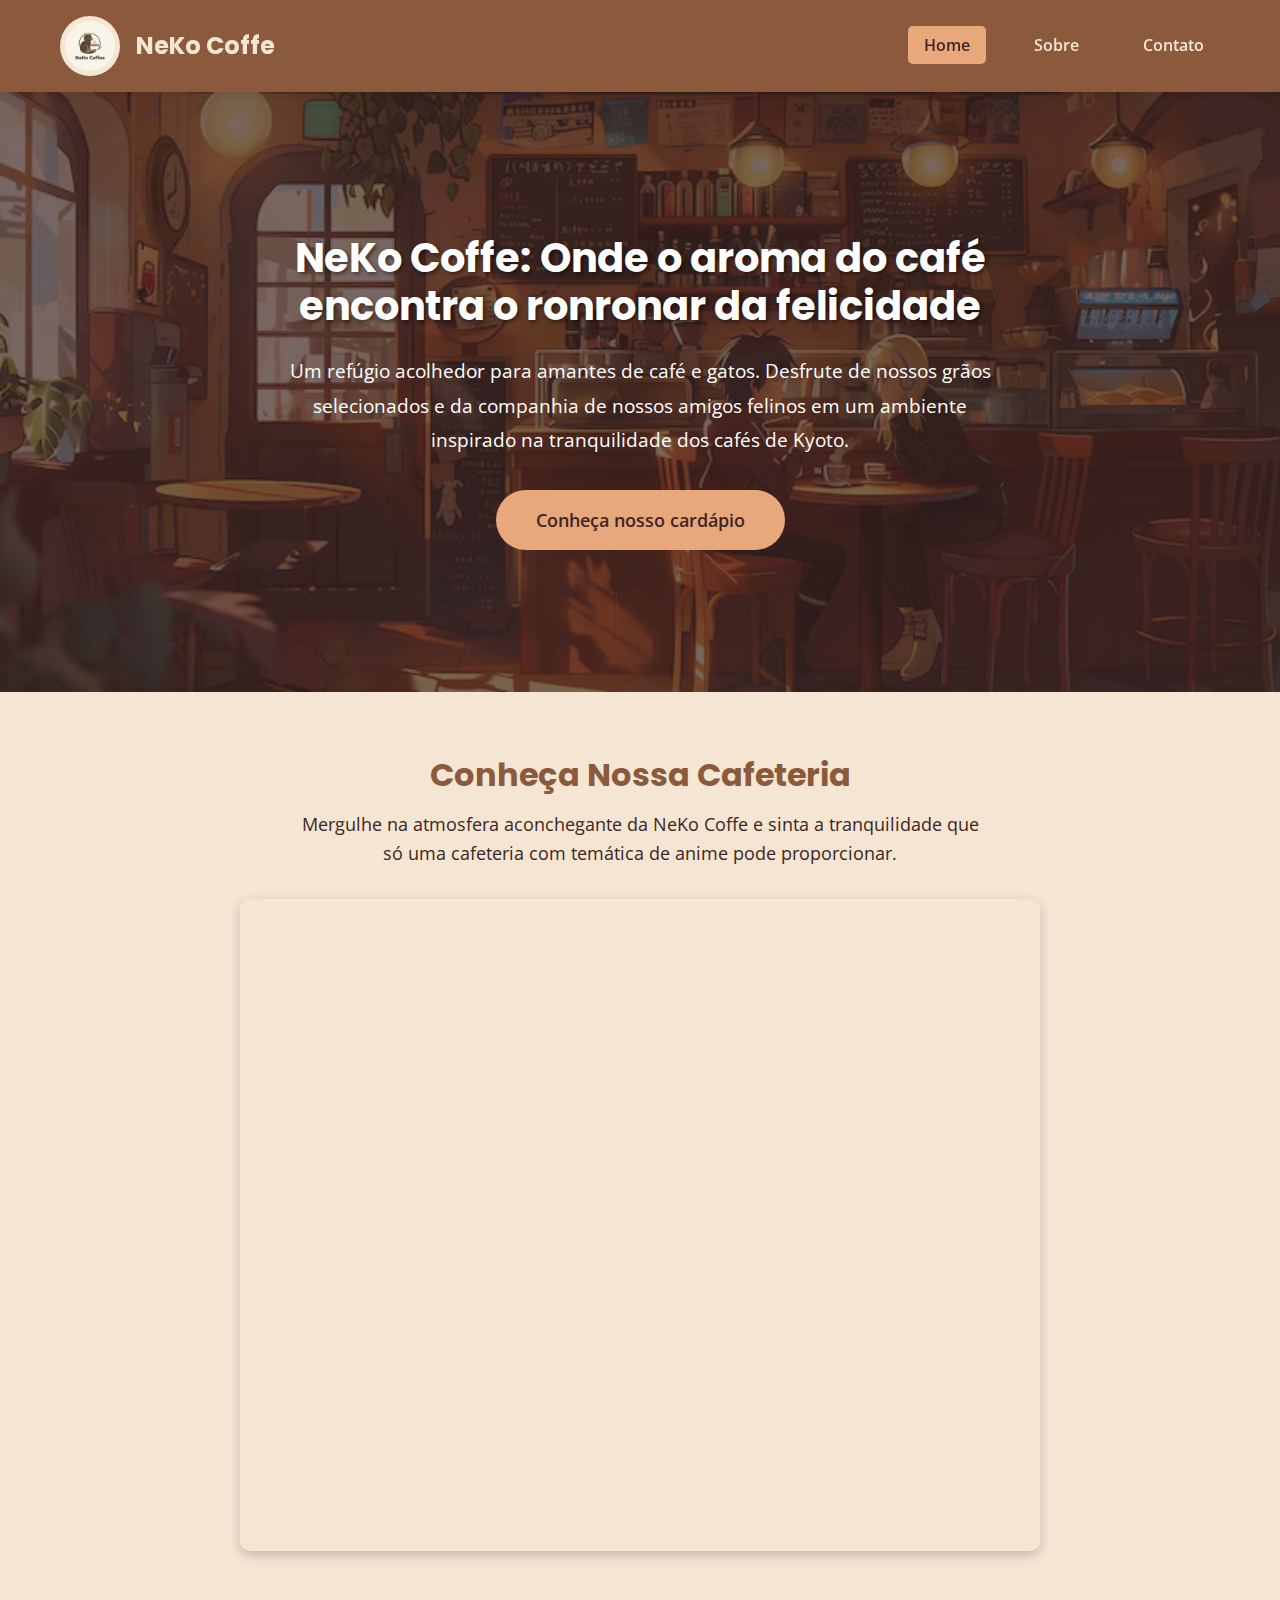
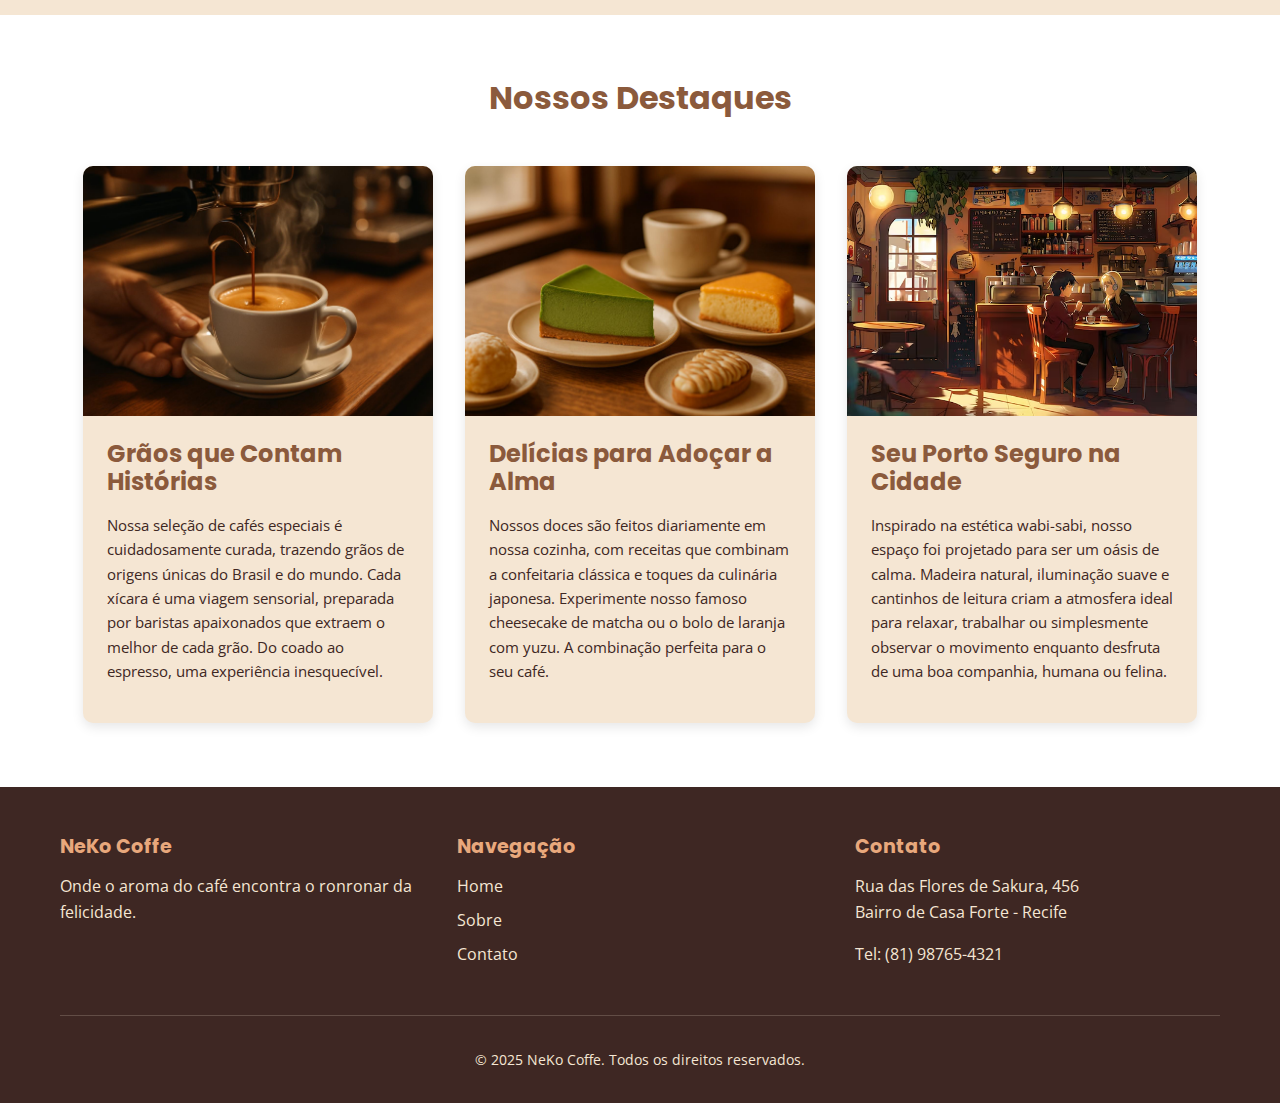
<file: index.html>
<!DOCTYPE html>
<html lang="pt-BR">
<head>
    <meta charset="UTF-8">
    <meta name="viewport" content="width=device-width, initial-scale=1.0">
    <meta name="description" content="NeKo Coffe - Cafeteria acolhedora com temática de gatos. Cafés especiais, doces artesanais e um ambiente inspirado nos cat cafés de Kyoto.">
    <title>NeKo Coffe - Onde o aroma do café encontra o ronronar da felicidade</title>
    <link rel="preconnect" href="https://fonts.googleapis.com">
    <link rel="preconnect" href="https://fonts.gstatic.com" crossorigin>
    <link href="https://fonts.googleapis.com/css2?family=Poppins:wght@400;600;700&family=Open+Sans:wght@300;400;600&display=swap" rel="stylesheet">
    <link rel="stylesheet" href="assets/css/styles.css">
</head>
<body>
    <header>
        <div class="container">
            <div class="logo">
                <img src="assets/img/logo.png" alt="Logo NeKo Coffe - Gato com xícara de café">
                <span class="logo-text">NeKo Coffe</span>
            </div>
            <nav>
                <ul>
                    <li><a href="index.html" class="active">Home</a></li>
                    <li><a href="sobre.html">Sobre</a></li>
                    <li><a href="contato.html">Contato</a></li>
                </ul>
            </nav>
        </div>
    </header>

    <main>
        <section class="hero">
            <div class="hero-overlay"></div>
            <div class="hero-content">
                <h1>NeKo Coffe: Onde o aroma do café encontra o ronronar da felicidade</h1>
                <p class="hero-subtitle">Um refúgio acolhedor para amantes de café e gatos. Desfrute de nossos grãos selecionados e da companhia de nossos amigos felinos em um ambiente inspirado na tranquilidade dos cafés de Kyoto.</p>
                <a href="sobre.html" class="btn-cta">Conheça nosso cardápio</a>
            </div>
        </section>

        <section class="video-section">
            <div class="container">
                <h2>Conheça Nossa Cafeteria</h2>
                <p class="video-intro">Mergulhe na atmosfera aconchegante da NeKo Coffe e sinta a tranquilidade que só uma cafeteria com temática de anime pode proporcionar.</p>
                <div class="video-container">
                    <iframe 
                        src="https://www.youtube.com/embed/E4gQDvqQORI" 
                        title="Vídeo da NeKo Coffe" 
                        frameborder="0" 
                        allow="accelerometer; autoplay; clipboard-write; encrypted-media; gyroscope; picture-in-picture" 
                        allowfullscreen>
                    </iframe>
                </div>
            </div>
        </section>

        <section class="destaques">
            <div class="container">
                <h2>Nossos Destaques</h2>
                <div class="cards-container">
                    <article class="card">
                        <div class="card-image">
                            <img src="assets/img/cafe-especial.jpg" alt="Café especial sendo preparado por barista profissional">
                        </div>
                        <div class="card-content">
                            <h3>Grãos que Contam Histórias</h3>
                            <p>Nossa seleção de cafés especiais é cuidadosamente curada, trazendo grãos de origens únicas do Brasil e do mundo. Cada xícara é uma viagem sensorial, preparada por baristas apaixonados que extraem o melhor de cada grão. Do coado ao espresso, uma experiência inesquecível.</p>
                        </div>
                    </article>

                    <article class="card">
                        <div class="card-image">
                            <img src="assets/img/doces.jpg" alt="Cheesecake de matcha e doces artesanais">
                        </div>
                        <div class="card-content">
                            <h3>Delícias para Adoçar a Alma</h3>
                            <p>Nossos doces são feitos diariamente em nossa cozinha, com receitas que combinam a confeitaria clássica e toques da culinária japonesa. Experimente nosso famoso cheesecake de matcha ou o bolo de laranja com yuzu. A combinação perfeita para o seu café.</p>
                        </div>
                    </article>

                    <article class="card">
                        <div class="card-image">
                            <img src="assets/img/ambiente1.jpg" alt="Interior aconchegante da cafeteria com clientes relaxando">
                        </div>
                        <div class="card-content">
                            <h3>Seu Porto Seguro na Cidade</h3>
                            <p>Inspirado na estética wabi-sabi, nosso espaço foi projetado para ser um oásis de calma. Madeira natural, iluminação suave e cantinhos de leitura criam a atmosfera ideal para relaxar, trabalhar ou simplesmente observar o movimento enquanto desfruta de uma boa companhia, humana ou felina.</p>
                        </div>
                    </article>
                </div>
            </div>
        </section>
    </main>

    <footer>
        <div class="container">
            <div class="footer-content">
                <div class="footer-section">
                    <h4>NeKo Coffe</h4>
                    <p>Onde o aroma do café encontra o ronronar da felicidade.</p>
                </div>
                <div class="footer-section">
                    <h4>Navegação</h4>
                    <ul>
                        <li><a href="index.html">Home</a></li>
                        <li><a href="sobre.html">Sobre</a></li>
                        <li><a href="contato.html">Contato</a></li>
                    </ul>
                </div>
                <div class="footer-section">
                    <h4>Contato</h4>
                    <p>Rua das Flores de Sakura, 456<br>Bairro de Casa Forte - Recife</p>
                    <p>Tel: (81) 98765-4321</p>
                </div>
            </div>
            <div class="footer-bottom">
                <p>&copy; 2025 NeKo Coffe. Todos os direitos reservados.</p>
            </div>
        </div>
    </footer>
</body>
</html>
</file>
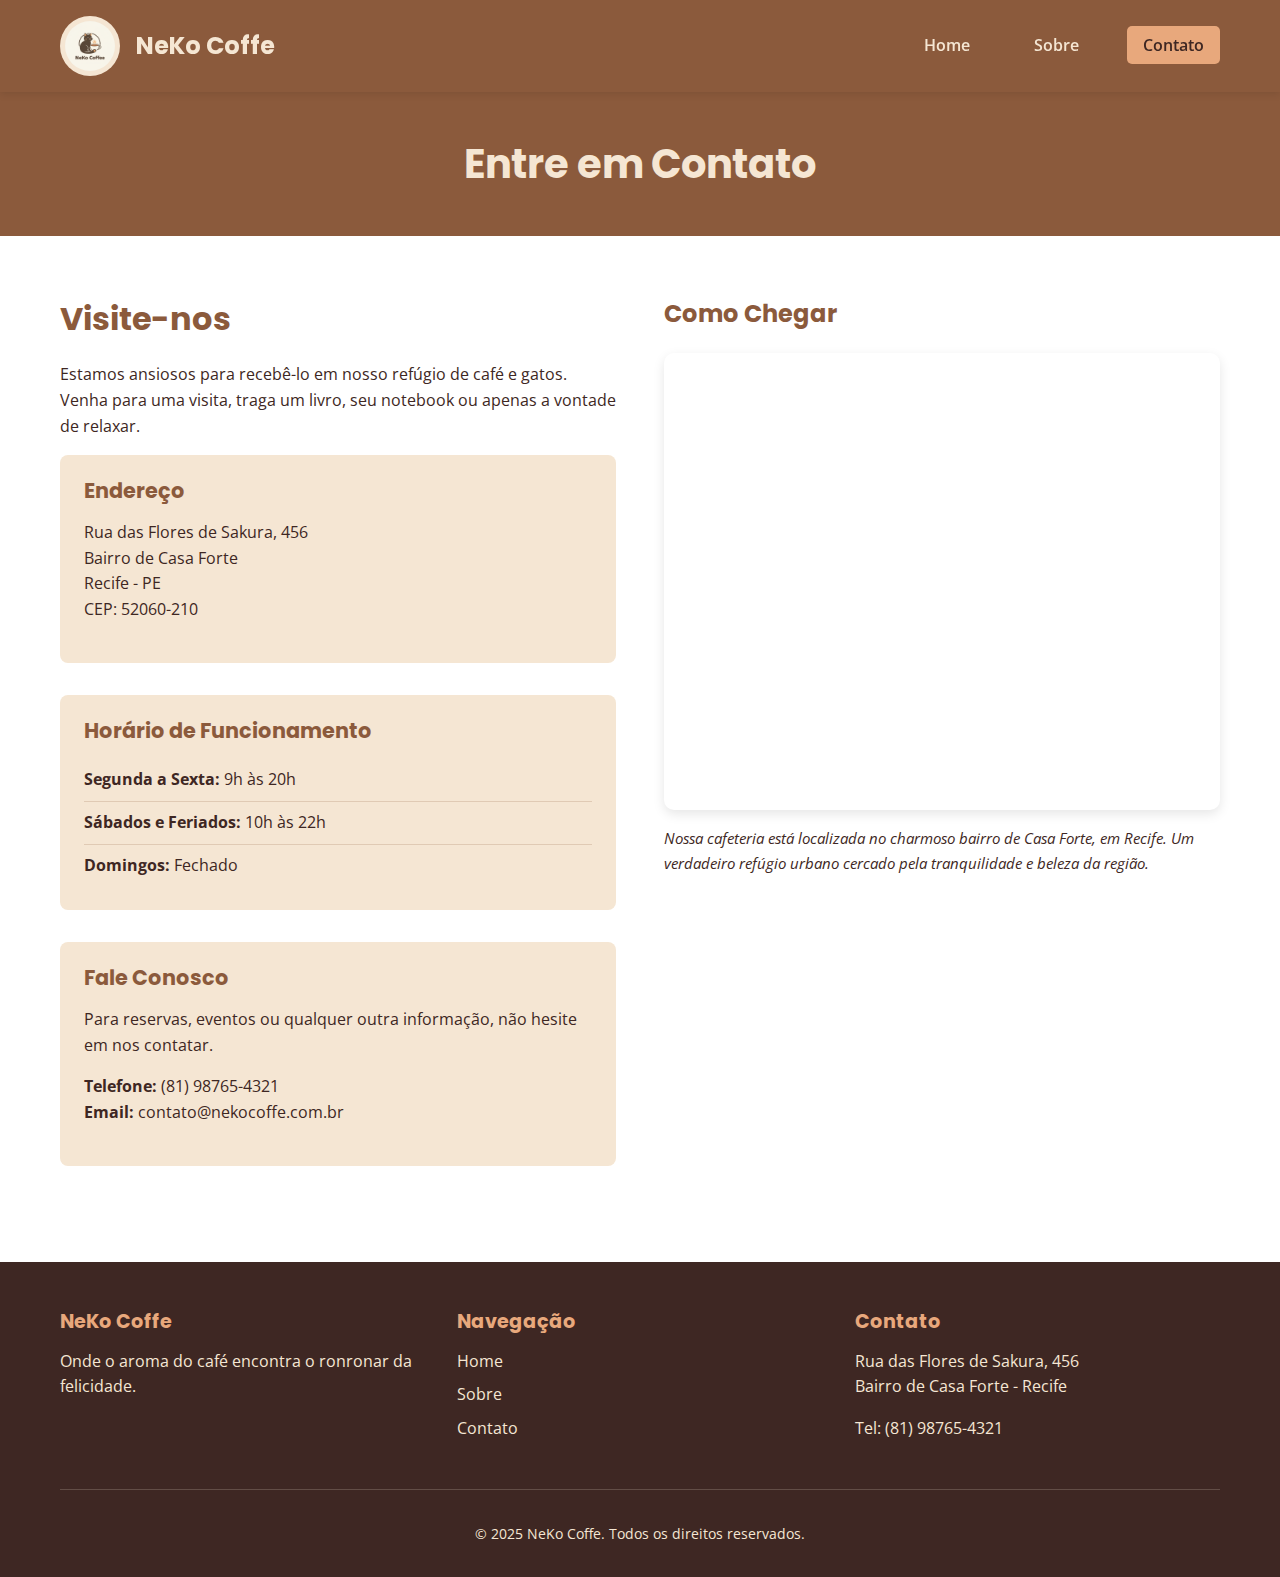
<file: contato.html>
<!DOCTYPE html>
<html lang="pt-BR">
<head>
    <meta charset="UTF-8">
    <meta name="viewport" content="width=device-width, initial-scale=1.0">
    <meta name="description" content="Entre em contato com a NeKo Coffe. Visite-nos na Rua das Flores de Sakura, 456 - Casa Forte, Recife.">
    <title>Contato - NeKo Coffe</title>
    <link rel="preconnect" href="https://fonts.googleapis.com">
    <link rel="preconnect" href="https://fonts.gstatic.com" crossorigin>
    <link href="https://fonts.googleapis.com/css2?family=Poppins:wght@400;600;700&family=Open+Sans:wght@300;400;600&display=swap" rel="stylesheet">
    <link rel="stylesheet" href="assets/css/styles.css">
</head>
<body>
    <header>
        <div class="container">
            <div class="logo">
                <img src="assets/img/logo.png" alt="Logo NeKo Coffe - Gato com xícara de café">
                <span class="logo-text">NeKo Coffe</span>
            </div>
            <nav>
                <ul>
                    <li><a href="index.html">Home</a></li>
                    <li><a href="sobre.html">Sobre</a></li>
                    <li><a href="contato.html" class="active">Contato</a></li>
                </ul>
            </nav>
        </div>
    </header>

    <main>
        <section class="page-header">
            <div class="container">
                <h1>Entre em Contato</h1>
            </div>
        </section>

        <section class="contact-section">
            <div class="container">
                <div class="contact-grid">
                    <div class="contact-info">
                        <h2>Visite-nos</h2>
                        <p>Estamos ansiosos para recebê-lo em nosso refúgio de café e gatos. Venha para uma visita, traga um livro, seu notebook ou apenas a vontade de relaxar.</p>
                        
                        <div class="info-block">
                            <h3>Endereço</h3>
                            <p>
                                Rua das Flores de Sakura, 456<br>
                                Bairro de Casa Forte<br>
                                Recife - PE<br>
                                CEP: 52060-210
                            </p>
                        </div>

                        <div class="info-block">
                            <h3>Horário de Funcionamento</h3>
                            <ul class="horario-list">
                                <li><strong>Segunda a Sexta:</strong> 9h às 20h</li>
                                <li><strong>Sábados e Feriados:</strong> 10h às 22h</li>
                                <li><strong>Domingos:</strong> Fechado</li>
                            </ul>
                        </div>

                        <div class="info-block">
                            <h3>Fale Conosco</h3>
                            <p>Para reservas, eventos ou qualquer outra informação, não hesite em nos contatar.</p>
                            <p>
                                <strong>Telefone:</strong> (81) 98765-4321<br>
                                <strong>Email:</strong> contato@nekocoffe.com.br
                            </p>
                        </div>
                    </div>

                    <div class="contact-map">
                        <h3>Como Chegar</h3>
                        <div class="map-container">
                            <iframe 
                                src="https://www.google.com/maps/embed?pb=!1m18!1m12!1m3!1d3950.3668842768867!2d-34.91328!3d-8.032309!2m3!1f0!2f0!3f0!3m2!1i1024!2i768!4f13.1!3m3!1m2!1s0x7ab19a96d145ecf%3A0x391012ca7acc855d!2sCastigliani%20Caf%C3%A9s%20Especiais!5e0!3m2!1spt-BR!2sbr!4v1633024800000!5m2!1spt-BR!2sbr" 
                                width="100%" 
                                height="450" 
                                style="border:0;" 
                                allowfullscreen="" 
                                loading="lazy">
                            </iframe>
                        </div>
                        <p class="map-description">Nossa cafeteria está localizada no charmoso bairro de Casa Forte, em Recife. Um verdadeiro refúgio urbano cercado pela tranquilidade e beleza da região.</p>
                    </div>
                </div>
            </div>
        </section>
    </main>

    <footer>
        <div class="container">
            <div class="footer-content">
                <div class="footer-section">
                    <h4>NeKo Coffe</h4>
                    <p>Onde o aroma do café encontra o ronronar da felicidade.</p>
                </div>
                <div class="footer-section">
                    <h4>Navegação</h4>
                    <ul>
                        <li><a href="index.html">Home</a></li>
                        <li><a href="sobre.html">Sobre</a></li>
                        <li><a href="contato.html">Contato</a></li>
                    </ul>
                </div>
                <div class="footer-section">
                    <h4>Contato</h4>
                    <p>Rua das Flores de Sakura, 456<br>Bairro de Casa Forte - Recife</p>
                    <p>Tel: (81) 98765-4321</p>
                </div>
            </div>
            <div class="footer-bottom">
                <p>&copy; 2025 NeKo Coffe. Todos os direitos reservados.</p>
            </div>
        </div>
    </footer>
</body>
</html>
</file>
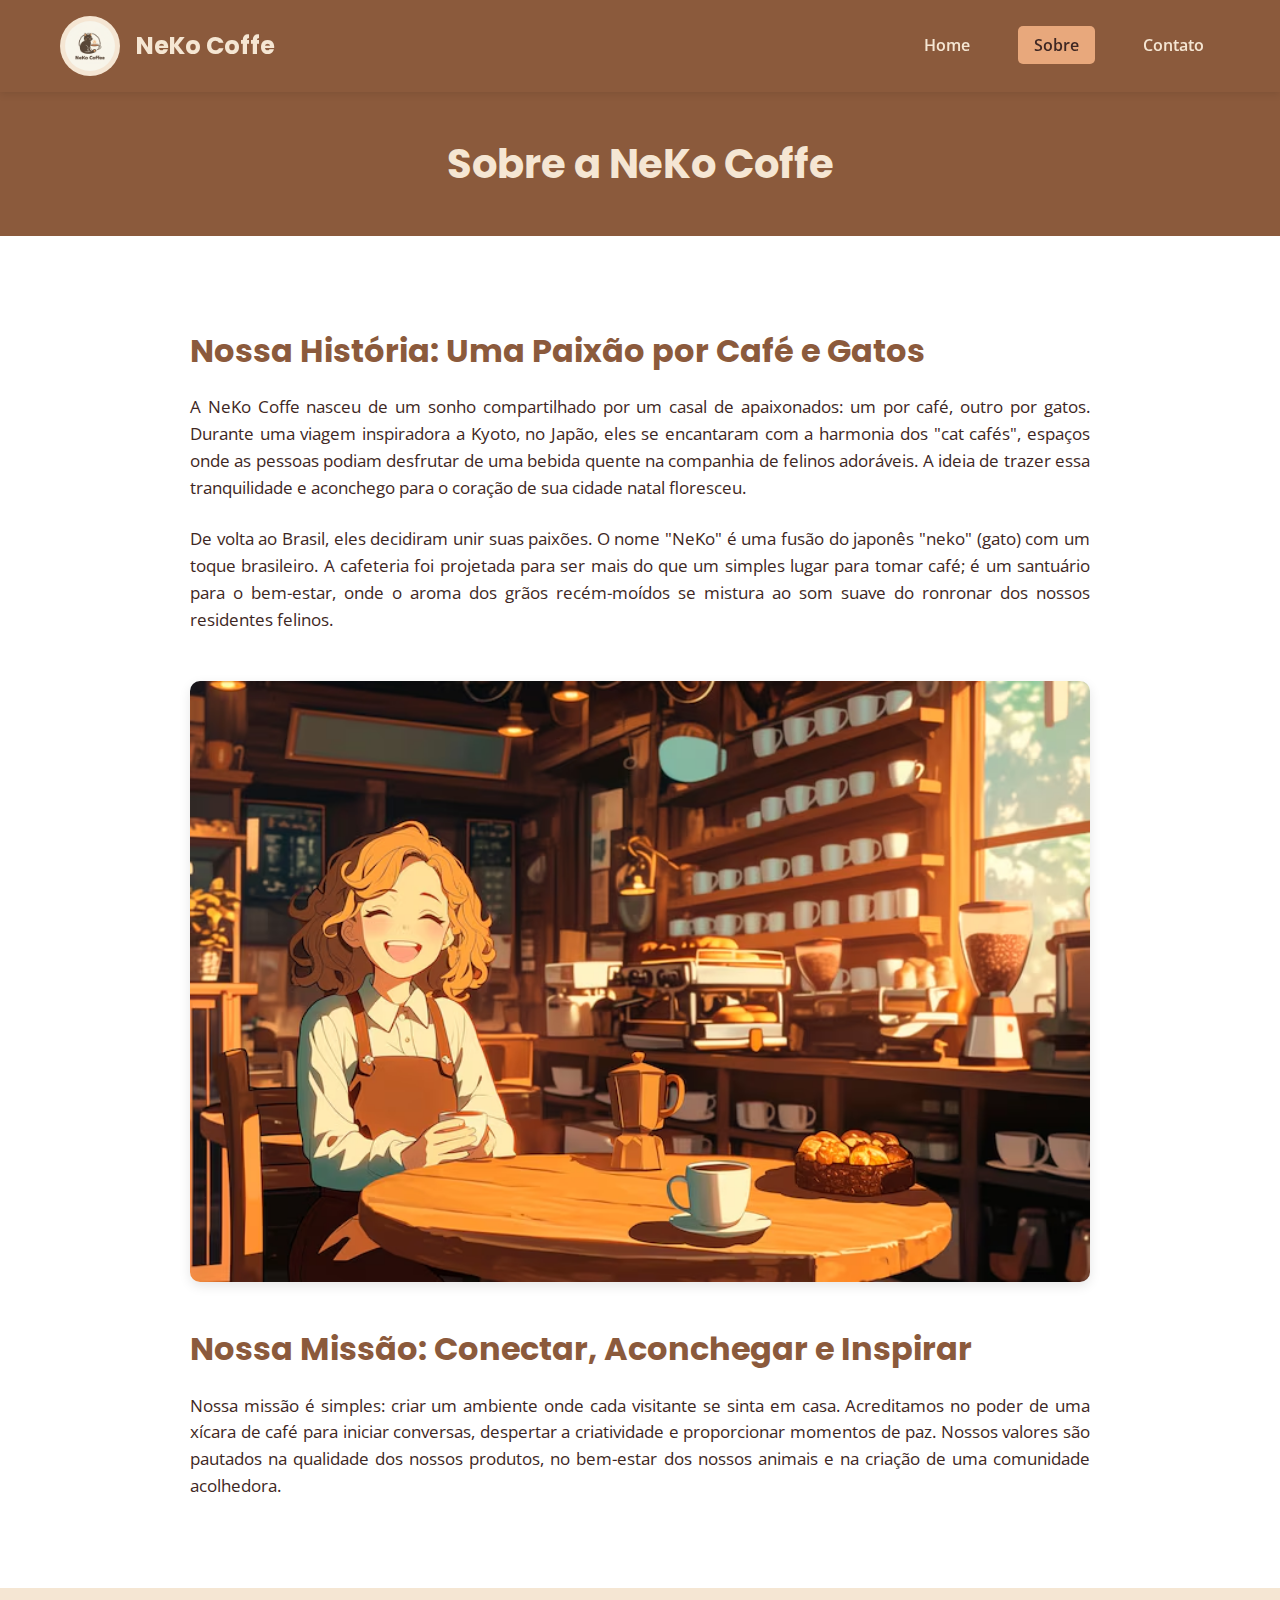
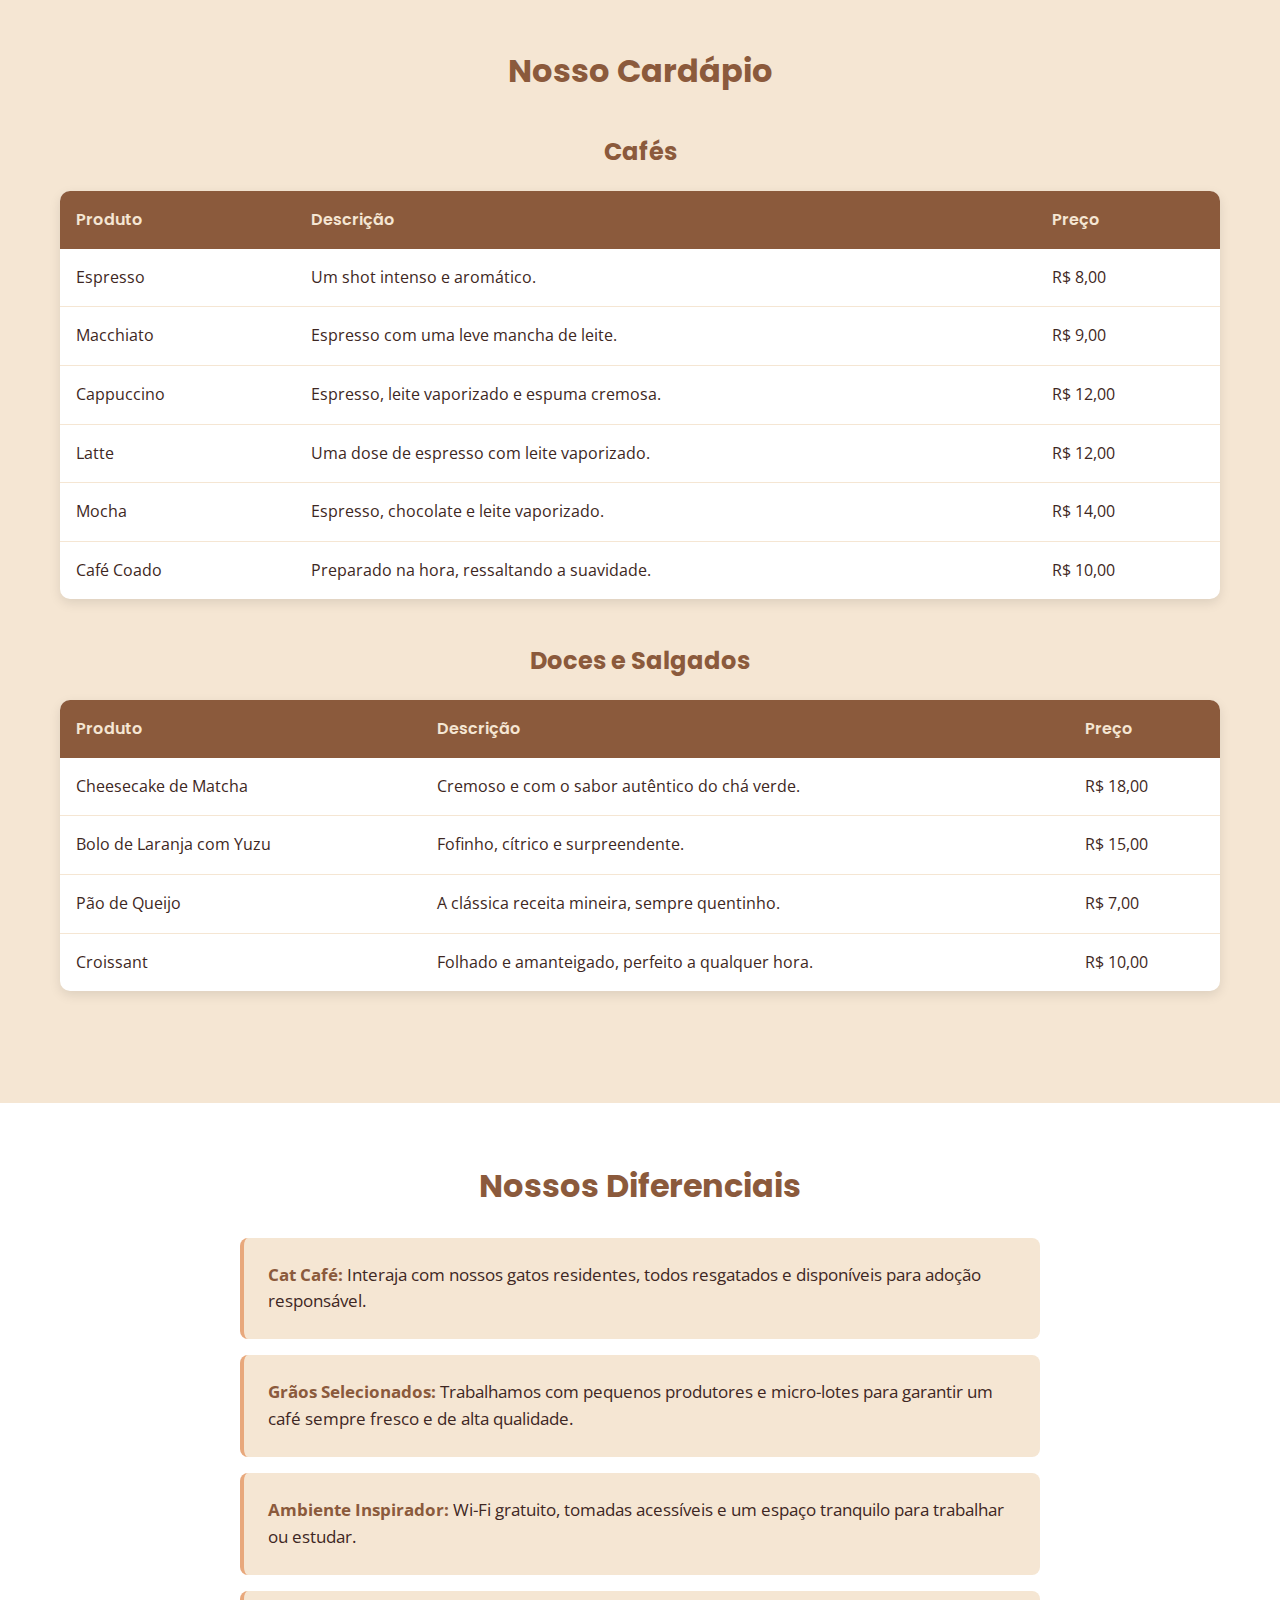
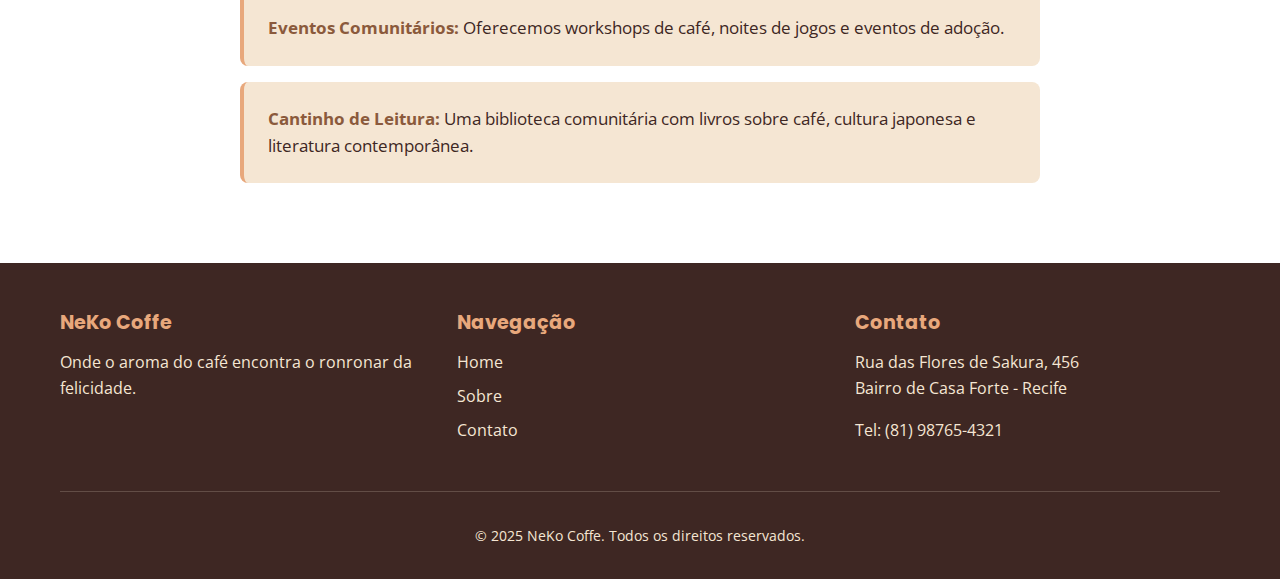
<file: sobre.html>
<!DOCTYPE html>
<html lang="pt-BR">
<head>
    <meta charset="UTF-8">
    <meta name="viewport" content="width=device-width, initial-scale=1.0">
    <meta name="description" content="Conheça a história da NeKo Coffe, nossos valores e nosso cardápio especial de cafés e doces artesanais.">
    <title>Sobre - NeKo Coffe</title>
    <link rel="preconnect" href="https://fonts.googleapis.com">
    <link rel="preconnect" href="https://fonts.gstatic.com" crossorigin>
    <link href="https://fonts.googleapis.com/css2?family=Poppins:wght@400;600;700&family=Open+Sans:wght@300;400;600&display=swap" rel="stylesheet">
    <link rel="stylesheet" href="assets/css/styles.css">
</head>
<body>
    <header>
        <div class="container">
            <div class="logo">
                <img src="assets/img/logo.png" alt="Logo NeKo Coffe - Gato com xícara de café">
                <span class="logo-text">NeKo Coffe</span>
            </div>
            <nav>
                <ul>
                    <li><a href="index.html">Home</a></li>
                    <li><a href="sobre.html" class="active">Sobre</a></li>
                    <li><a href="contato.html">Contato</a></li>
                </ul>
            </nav>
        </div>
    </header>

    <main>
        <section class="page-header">
            <div class="container">
                <h1>Sobre a NeKo Coffe</h1>
            </div>
        </section>

        <section class="content-section">
            <div class="container">
                <article class="about-content">
                    <h2>Nossa História: Uma Paixão por Café e Gatos</h2>
                    <p>A NeKo Coffe nasceu de um sonho compartilhado por um casal de apaixonados: um por café, outro por gatos. Durante uma viagem inspiradora a Kyoto, no Japão, eles se encantaram com a harmonia dos "cat cafés", espaços onde as pessoas podiam desfrutar de uma bebida quente na companhia de felinos adoráveis. A ideia de trazer essa tranquilidade e aconchego para o coração de sua cidade natal floresceu.</p>
                    
                    <p>De volta ao Brasil, eles decidiram unir suas paixões. O nome "NeKo" é uma fusão do japonês "neko" (gato) com um toque brasileiro. A cafeteria foi projetada para ser mais do que um simples lugar para tomar café; é um santuário para o bem-estar, onde o aroma dos grãos recém-moídos se mistura ao som suave do ronronar dos nossos residentes felinos.</p>

                    <div class="image-showcase">
                        <img src="assets/img/ambiente2.jpg" alt="Barista sorridente no ambiente acolhedor da NeKo Coffe">
                    </div>

                    <h2>Nossa Missão: Conectar, Aconchegar e Inspirar</h2>
                    <p>Nossa missão é simples: criar um ambiente onde cada visitante se sinta em casa. Acreditamos no poder de uma xícara de café para iniciar conversas, despertar a criatividade e proporcionar momentos de paz. Nossos valores são pautados na qualidade dos nossos produtos, no bem-estar dos nossos animais e na criação de uma comunidade acolhedora.</p>
                </article>
            </div>
        </section>

        <section class="menu-section">
            <div class="container">
                <h2>Nosso Cardápio</h2>
                
                <div class="menu-category">
                    <h3>Cafés</h3>
                    <table class="menu-table">
                        <thead>
                            <tr>
                                <th>Produto</th>
                                <th>Descrição</th>
                                <th>Preço</th>
                            </tr>
                        </thead>
                        <tbody>
                            <tr>
                                <td>Espresso</td>
                                <td>Um shot intenso e aromático.</td>
                                <td>R$ 8,00</td>
                            </tr>
                            <tr>
                                <td>Macchiato</td>
                                <td>Espresso com uma leve mancha de leite.</td>
                                <td>R$ 9,00</td>
                            </tr>
                            <tr>
                                <td>Cappuccino</td>
                                <td>Espresso, leite vaporizado e espuma cremosa.</td>
                                <td>R$ 12,00</td>
                            </tr>
                            <tr>
                                <td>Latte</td>
                                <td>Uma dose de espresso com leite vaporizado.</td>
                                <td>R$ 12,00</td>
                            </tr>
                            <tr>
                                <td>Mocha</td>
                                <td>Espresso, chocolate e leite vaporizado.</td>
                                <td>R$ 14,00</td>
                            </tr>
                            <tr>
                                <td>Café Coado</td>
                                <td>Preparado na hora, ressaltando a suavidade.</td>
                                <td>R$ 10,00</td>
                            </tr>
                        </tbody>
                    </table>
                </div>

                <div class="menu-category">
                    <h3>Doces e Salgados</h3>
                    <table class="menu-table">
                        <thead>
                            <tr>
                                <th>Produto</th>
                                <th>Descrição</th>
                                <th>Preço</th>
                            </tr>
                        </thead>
                        <tbody>
                            <tr>
                                <td>Cheesecake de Matcha</td>
                                <td>Cremoso e com o sabor autêntico do chá verde.</td>
                                <td>R$ 18,00</td>
                            </tr>
                            <tr>
                                <td>Bolo de Laranja com Yuzu</td>
                                <td>Fofinho, cítrico e surpreendente.</td>
                                <td>R$ 15,00</td>
                            </tr>
                            <tr>
                                <td>Pão de Queijo</td>
                                <td>A clássica receita mineira, sempre quentinho.</td>
                                <td>R$ 7,00</td>
                            </tr>
                            <tr>
                                <td>Croissant</td>
                                <td>Folhado e amanteigado, perfeito a qualquer hora.</td>
                                <td>R$ 10,00</td>
                            </tr>
                        </tbody>
                    </table>
                </div>
            </div>
        </section>

        <section class="diferenciais-section">
            <div class="container">
                <h2>Nossos Diferenciais</h2>
                <ul class="diferenciais-list">
                    <li><strong>Cat Café:</strong> Interaja com nossos gatos residentes, todos resgatados e disponíveis para adoção responsável.</li>
                    <li><strong>Grãos Selecionados:</strong> Trabalhamos com pequenos produtores e micro-lotes para garantir um café sempre fresco e de alta qualidade.</li>
                    <li><strong>Ambiente Inspirador:</strong> Wi-Fi gratuito, tomadas acessíveis e um espaço tranquilo para trabalhar ou estudar.</li>
                    <li><strong>Eventos Comunitários:</strong> Oferecemos workshops de café, noites de jogos e eventos de adoção.</li>
                    <li><strong>Cantinho de Leitura:</strong> Uma biblioteca comunitária com livros sobre café, cultura japonesa e literatura contemporânea.</li>
                </ul>
            </div>
        </section>
    </main>

    <footer>
        <div class="container">
            <div class="footer-content">
                <div class="footer-section">
                    <h4>NeKo Coffe</h4>
                    <p>Onde o aroma do café encontra o ronronar da felicidade.</p>
                </div>
                <div class="footer-section">
                    <h4>Navegação</h4>
                    <ul>
                        <li><a href="index.html">Home</a></li>
                        <li><a href="sobre.html">Sobre</a></li>
                        <li><a href="contato.html">Contato</a></li>
                    </ul>
                </div>
                <div class="footer-section">
                    <h4>Contato</h4>
                    <p>Rua das Flores de Sakura, 456<br>Bairro de Casa Forte - Recife</p>
                    <p>Tel: (81) 98765-4321</p>
                </div>
            </div>
            <div class="footer-bottom">
                <p>&copy; 2025 NeKo Coffe. Todos os direitos reservados.</p>
            </div>
        </div>
    </footer>
</body>
</html>
</file>
<file: assets/css/styles.css>
/* ===== VARIÁVEIS CSS ===== */
:root {
    --cor-primaria: #8B5A3C;
    --cor-secundaria: #F5E6D3;
    --cor-destaque: #E8A87C;
    --cor-neutra: #3E2723;
    --fonte-titulos: 'Poppins', sans-serif;
    --fonte-corpo: 'Open Sans', sans-serif;
}

/* ===== RESET E ESTILOS GLOBAIS ===== */
* {
    margin: 0;
    padding: 0;
    box-sizing: border-box;
}

html {
    scroll-behavior: smooth;
}

body {
    font-family: var(--fonte-corpo);
    color: var(--cor-neutra);
    line-height: 1.6;
    background-color: var(--cor-secundaria);
}

h1, h2, h3, h4 {
    font-family: var(--fonte-titulos);
    font-weight: 700;
    line-height: 1.2;
}

h1 {
    font-size: 2.5rem;
}

h2 {
    font-size: 2rem;
    margin-bottom: 1.5rem;
}

h3 {
    font-size: 1.5rem;
    margin-bottom: 1rem;
}

h4 {
    font-size: 1.2rem;
    margin-bottom: 0.75rem;
}

p {
    margin-bottom: 1rem;
}

a {
    text-decoration: none;
    color: inherit;
    transition: color 0.3s ease;
}

img {
    max-width: 100%;
    height: auto;
    display: block;
}

ul {
    list-style: none;
}

/* ===== CONTAINER ===== */
.container {
    max-width: 1200px;
    margin: 0 auto;
    padding: 0 20px;
}

/* ===== HEADER ===== */
header {
    background-color: var(--cor-primaria);
    padding: 1rem 0;
    box-shadow: 0 2px 8px rgba(0, 0, 0, 0.1);
    position: sticky;
    top: 0;
    z-index: 1000;
}

header .container {
    display: flex;
    justify-content: space-between;
    align-items: center;
}

.logo {
    display: flex;
    align-items: center;
    gap: 1rem;
}

.logo img {
    width: 60px;
    height: 60px;
    border-radius: 50%;
    background-color: var(--cor-secundaria);
    padding: 5px;
}

.logo-text {
    font-family: var(--fonte-titulos);
    font-size: 1.5rem;
    font-weight: 700;
    color: var(--cor-secundaria);
}

nav ul {
    display: flex;
    gap: 2rem;
}

nav a {
    color: var(--cor-secundaria);
    font-weight: 600;
    padding: 0.5rem 1rem;
    border-radius: 5px;
    transition: background-color 0.3s ease, color 0.3s ease;
}

nav a:hover,
nav a.active {
    background-color: var(--cor-destaque);
    color: var(--cor-neutra);
}

/* ===== HERO SECTION ===== */
.hero {
    position: relative;
    height: 600px;
    background-image: url('../img/ambiente1.jpg');
    background-size: cover;
    background-position: center;
    display: flex;
    align-items: center;
    justify-content: center;
    text-align: center;
    color: white;
}

.hero-overlay {
    position: absolute;
    top: 0;
    left: 0;
    width: 100%;
    height: 100%;
    background-color: rgba(62, 39, 35, 0.7);
}

.hero-content {
    position: relative;
    z-index: 1;
    max-width: 800px;
    padding: 2rem;
}

.hero h1 {
    margin-bottom: 1.5rem;
    text-shadow: 2px 2px 4px rgba(0, 0, 0, 0.5);
}

.hero-subtitle {
    font-size: 1.2rem;
    margin-bottom: 2rem;
    line-height: 1.8;
}

.btn-cta {
    display: inline-block;
    background-color: var(--cor-destaque);
    color: var(--cor-neutra);
    padding: 1rem 2.5rem;
    font-size: 1.1rem;
    font-weight: 600;
    border-radius: 50px;
    transition: transform 0.3s ease, box-shadow 0.3s ease;
}

.btn-cta:hover {
    transform: translateY(-3px);
    box-shadow: 0 8px 16px rgba(0, 0, 0, 0.3);
}

/* ===== DESTAQUES SECTION ===== */
.destaques {
    padding: 4rem 0;
    background-color: white;
}

.destaques h2 {
    text-align: center;
    color: var(--cor-primaria);
    margin-bottom: 3rem;
}

.cards-container {
    display: flex;
    gap: 2rem;
    flex-wrap: wrap;
    justify-content: center;
}

.card {
    background-color: var(--cor-secundaria);
    border-radius: 10px;
    overflow: hidden;
    box-shadow: 0 4px 12px rgba(0, 0, 0, 0.1);
    transition: transform 0.3s ease, box-shadow 0.3s ease;
    flex: 1 1 calc(33.333% - 2rem);
    min-width: 280px;
    max-width: 350px;
}

.card:hover {
    transform: translateY(-8px);
    box-shadow: 0 8px 20px rgba(0, 0, 0, 0.2);
}

.card-image {
    height: 250px;
    overflow: hidden;
}

.card-image img {
    width: 100%;
    height: 100%;
    object-fit: cover;
    transition: transform 0.3s ease;
}

.card:hover .card-image img {
    transform: scale(1.1);
}

.card-content {
    padding: 1.5rem;
}

.card-content h3 {
    color: var(--cor-primaria);
    margin-bottom: 1rem;
}

.card-content p {
    color: var(--cor-neutra);
    font-size: 0.95rem;
}

/* ===== VIDEO SECTION ===== */
.video-section {
    padding: 4rem 0;
    background-color: var(--cor-secundaria);
    text-align: center;
}

.video-section h2 {
    color: var(--cor-primaria);
    margin-bottom: 1rem;
}

.video-intro {
    max-width: 700px;
    margin: 0 auto 2rem;
    font-size: 1.1rem;
    color: var(--cor-neutra);
}

.video-container {
    position: relative;
    padding-bottom: 56.25%; /* 16:9 aspect ratio */
    height: 0;
    overflow: hidden;
    max-width: 800px;
    margin: 0 auto;
    border-radius: 10px;
    box-shadow: 0 4px 12px rgba(0, 0, 0, 0.2);
}

.video-container iframe {
    position: absolute;
    top: 0;
    left: 0;
    width: 100%;
    height: 100%;
    border-radius: 10px;
}

/* ===== PAGE HEADER ===== */
.page-header {
    background-color: var(--cor-primaria);
    padding: 3rem 0;
    text-align: center;
    color: var(--cor-secundaria);
}

.page-header h1 {
    font-size: 2.5rem;
}

/* ===== CONTENT SECTIONS ===== */
.content-section {
    padding: 4rem 0;
    background-color: white;
}

.about-content {
    max-width: 900px;
    margin: 0 auto;
}

.about-content h2 {
    color: var(--cor-primaria);
    margin-top: 2rem;
}

.about-content p {
    font-size: 1.05rem;
    text-align: justify;
    margin-bottom: 1.5rem;
}

.image-showcase {
    margin: 3rem 0;
    border-radius: 10px;
    overflow: hidden;
    box-shadow: 0 4px 12px rgba(0, 0, 0, 0.1);
}

.image-showcase img {
    width: 100%;
    height: auto;
}

/* ===== MENU SECTION ===== */
.menu-section {
    padding: 4rem 0;
    background-color: var(--cor-secundaria);
}

.menu-section h2 {
    text-align: center;
    color: var(--cor-primaria);
    margin-bottom: 3rem;
}

.menu-category {
    margin-bottom: 3rem;
}

.menu-category h3 {
    color: var(--cor-primaria);
    margin-bottom: 1.5rem;
    text-align: center;
}

.menu-table {
    width: 100%;
    border-collapse: collapse;
    background-color: white;
    border-radius: 10px;
    overflow: hidden;
    box-shadow: 0 4px 12px rgba(0, 0, 0, 0.1);
}

.menu-table thead {
    background-color: var(--cor-primaria);
    color: var(--cor-secundaria);
}

.menu-table th,
.menu-table td {
    padding: 1rem;
    text-align: left;
}

.menu-table th {
    font-weight: 600;
    font-family: var(--fonte-titulos);
}

.menu-table tbody tr {
    border-bottom: 1px solid var(--cor-secundaria);
    transition: background-color 0.3s ease;
}

.menu-table tbody tr:hover {
    background-color: var(--cor-secundaria);
}

.menu-table tbody tr:last-child {
    border-bottom: none;
}

/* ===== DIFERENCIAIS SECTION ===== */
.diferenciais-section {
    padding: 4rem 0;
    background-color: white;
}

.diferenciais-section h2 {
    text-align: center;
    color: var(--cor-primaria);
    margin-bottom: 2rem;
}

.diferenciais-list {
    max-width: 800px;
    margin: 0 auto;
}

.diferenciais-list li {
    background-color: var(--cor-secundaria);
    padding: 1.5rem;
    margin-bottom: 1rem;
    border-radius: 8px;
    border-left: 4px solid var(--cor-destaque);
    font-size: 1.05rem;
    transition: transform 0.3s ease, box-shadow 0.3s ease;
}

.diferenciais-list li:hover {
    transform: translateX(8px);
    box-shadow: 0 4px 12px rgba(0, 0, 0, 0.1);
}

.diferenciais-list strong {
    color: var(--cor-primaria);
}

/* ===== CONTACT SECTION ===== */
.contact-section {
    padding: 4rem 0;
    background-color: white;
}

.contact-grid {
    display: flex;
    gap: 3rem;
    flex-wrap: wrap;
}

.contact-info,
.contact-map {
    flex: 1 1 400px;
}

.contact-info h2,
.contact-map h3 {
    color: var(--cor-primaria);
    margin-bottom: 1.5rem;
}

.info-block {
    margin-bottom: 2rem;
    padding: 1.5rem;
    background-color: var(--cor-secundaria);
    border-radius: 8px;
}

.info-block h3 {
    color: var(--cor-primaria);
    font-size: 1.3rem;
    margin-bottom: 1rem;
}

.horario-list li {
    padding: 0.5rem 0;
    border-bottom: 1px solid rgba(139, 90, 60, 0.2);
}

.horario-list li:last-child {
    border-bottom: none;
}

.map-container {
    border-radius: 10px;
    overflow: hidden;
    box-shadow: 0 4px 12px rgba(0, 0, 0, 0.1);
    margin-bottom: 1rem;
}

.map-container img {
    width: 100%;
    height: auto;
}

.map-container iframe {
    width: 100%;
    height: 450px;
    border: 0;
    border-radius: 10px;
}

.map-description {
    font-size: 0.95rem;
    color: var(--cor-neutra);
    font-style: italic;
}

/* ===== FOOTER ===== */
footer {
    background-color: var(--cor-neutra);
    color: var(--cor-secundaria);
    padding: 3rem 0 1rem;
}

.footer-content {
    display: flex;
    justify-content: space-between;
    gap: 2rem;
    flex-wrap: wrap;
    margin-bottom: 2rem;
}

.footer-section {
    flex: 1 1 250px;
}

.footer-section h4 {
    color: var(--cor-destaque);
    margin-bottom: 1rem;
}

.footer-section ul li {
    margin-bottom: 0.5rem;
}

.footer-section a {
    color: var(--cor-secundaria);
    transition: color 0.3s ease;
}

.footer-section a:hover {
    color: var(--cor-destaque);
}

.footer-bottom {
    text-align: center;
    padding-top: 2rem;
    border-top: 1px solid rgba(245, 230, 211, 0.2);
}

.footer-bottom p {
    font-size: 0.9rem;
}

/* ===== MEDIA QUERIES (RESPONSIVO) ===== */

/* Tablets */
@media (max-width: 768px) {
    h1 {
        font-size: 2rem;
    }

    h2 {
        font-size: 1.75rem;
    }

    h3 {
        font-size: 1.3rem;
    }

    header .container {
        flex-direction: column;
        gap: 1rem;
    }

    nav ul {
        gap: 1rem;
    }

    .hero {
        height: 500px;
    }

    .hero h1 {
        font-size: 1.8rem;
    }

    .hero-subtitle {
        font-size: 1rem;
    }

    .cards-container {
        flex-direction: column;
        align-items: center;
    }

    .card {
        max-width: 100%;
    }

    .contact-grid {
        flex-direction: column;
    }

    .footer-content {
        flex-direction: column;
        text-align: center;
    }

    .menu-table {
        font-size: 0.9rem;
    }

    .menu-table th,
    .menu-table td {
        padding: 0.75rem;
    }
}

/* Mobile */
@media (max-width: 480px) {
    h1 {
        font-size: 1.5rem;
    }

    h2 {
        font-size: 1.5rem;
    }

    h3 {
        font-size: 1.2rem;
    }

    .logo img {
        width: 50px;
        height: 50px;
    }

    .logo-text {
        font-size: 1.2rem;
    }

    nav ul {
        flex-direction: column;
        gap: 0.5rem;
        text-align: center;
    }

    .hero {
        height: 400px;
    }

    .hero-content {
        padding: 1rem;
    }

    .hero h1 {
        font-size: 1.5rem;
    }

    .hero-subtitle {
        font-size: 0.9rem;
    }

    .btn-cta {
        padding: 0.75rem 1.5rem;
        font-size: 1rem;
    }

    .destaques,
    .content-section,
    .menu-section,
    .diferenciais-section,
    .contact-section {
        padding: 2rem 0;
    }

    .menu-table {
        font-size: 0.85rem;
    }

    .menu-table th,
    .menu-table td {
        padding: 0.5rem;
    }

    .info-block {
        padding: 1rem;
    }
}
</file>
